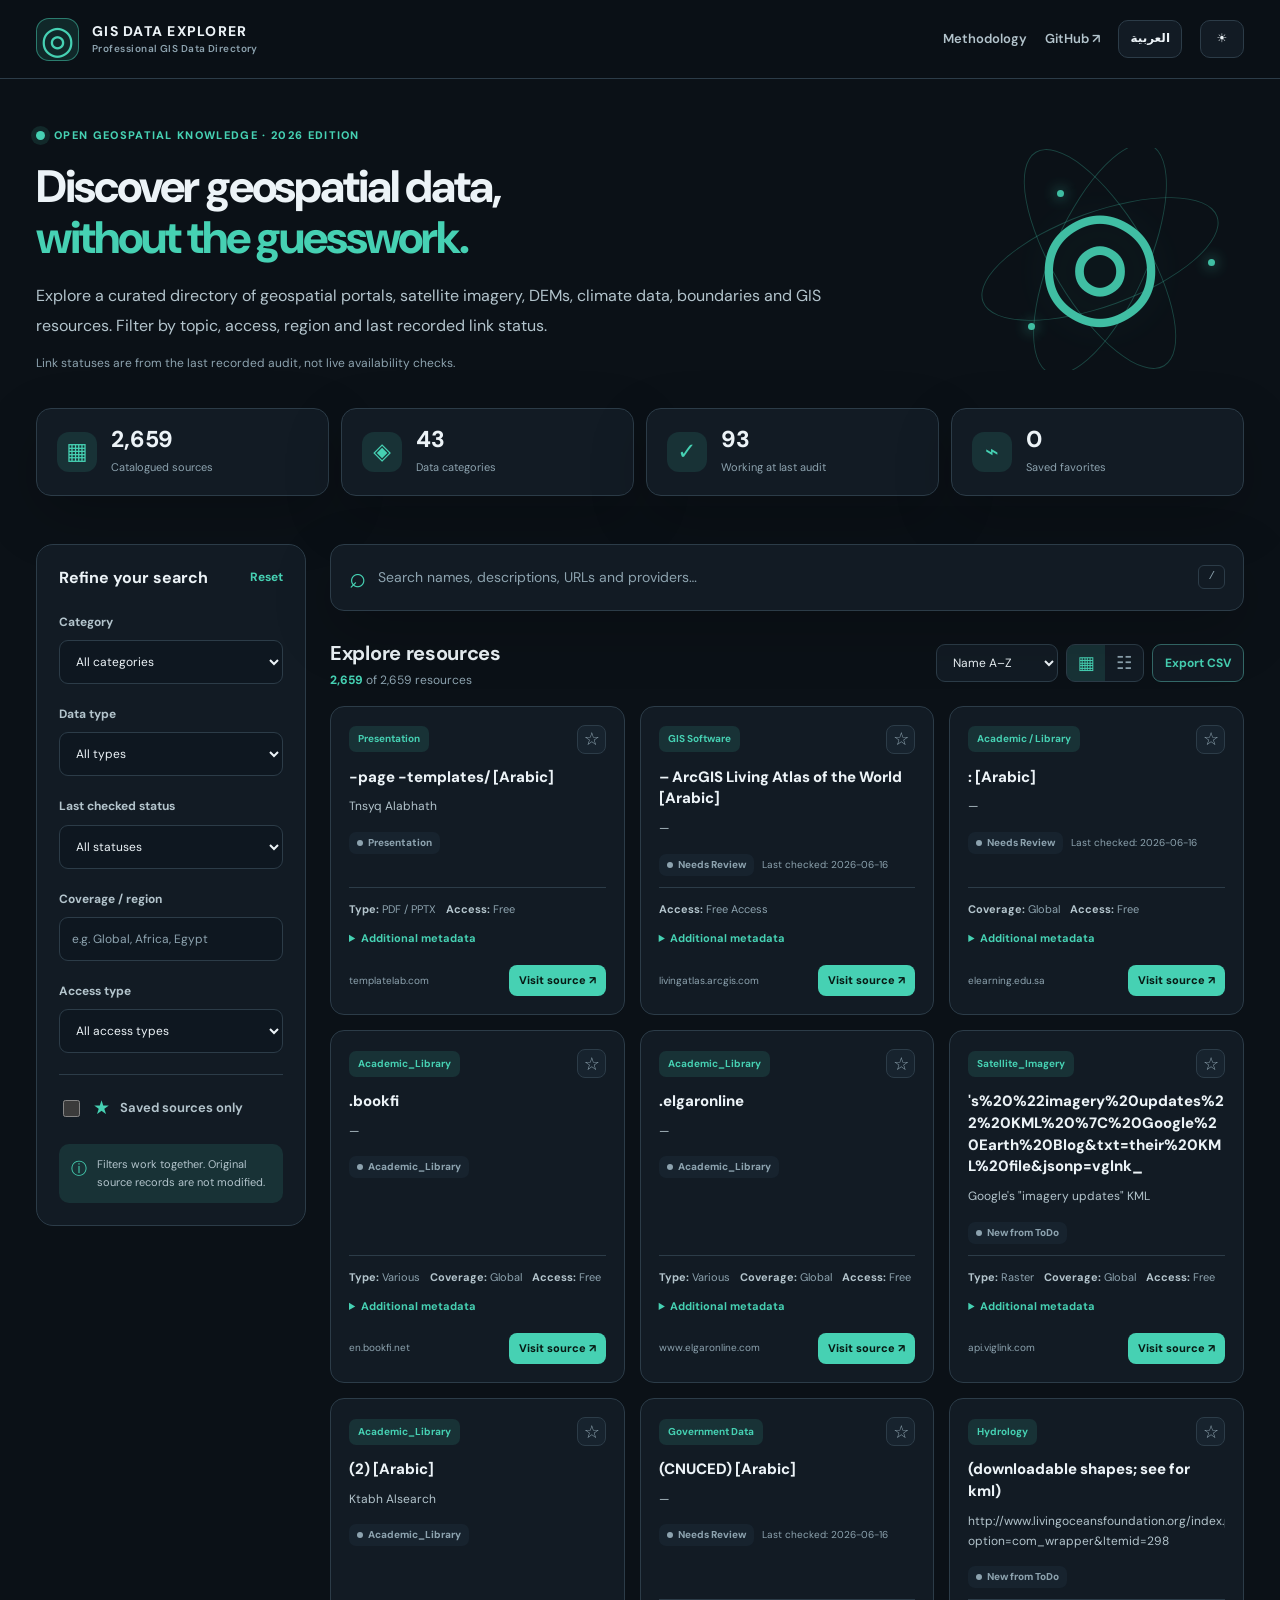
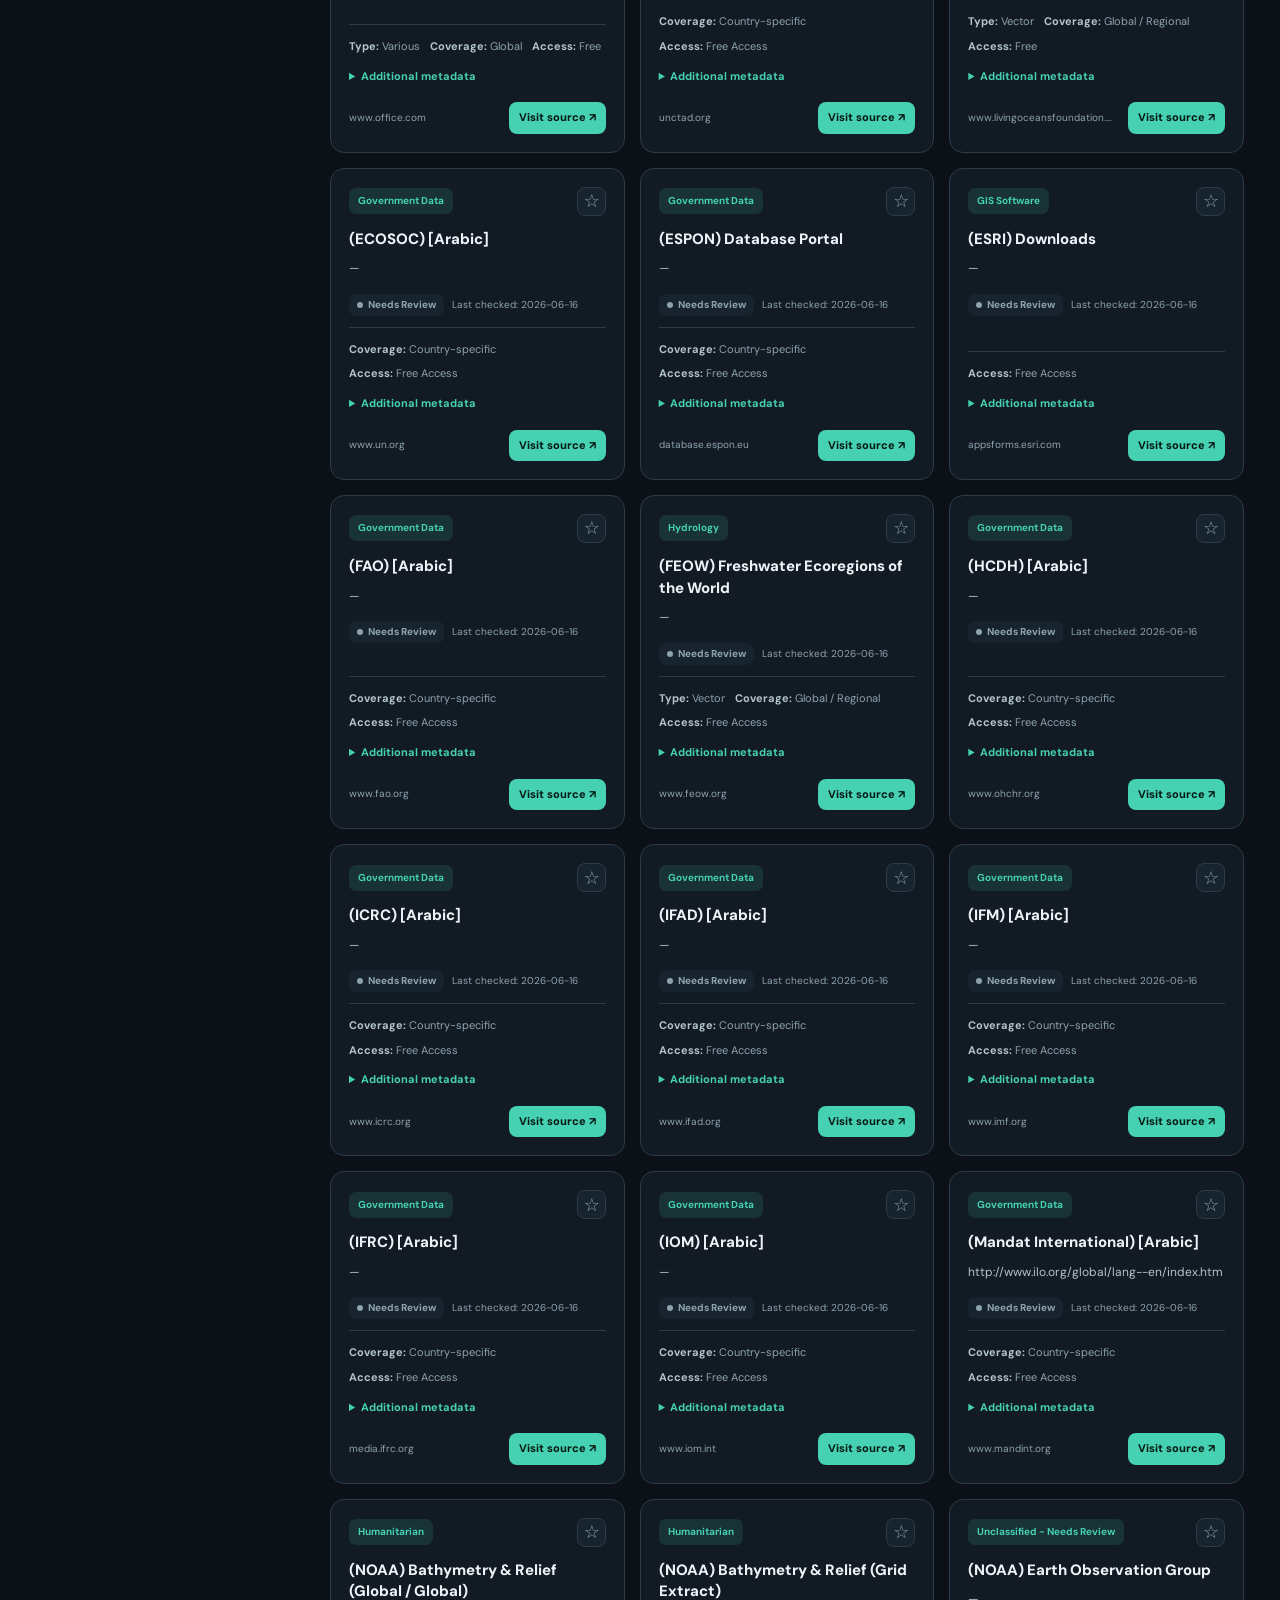
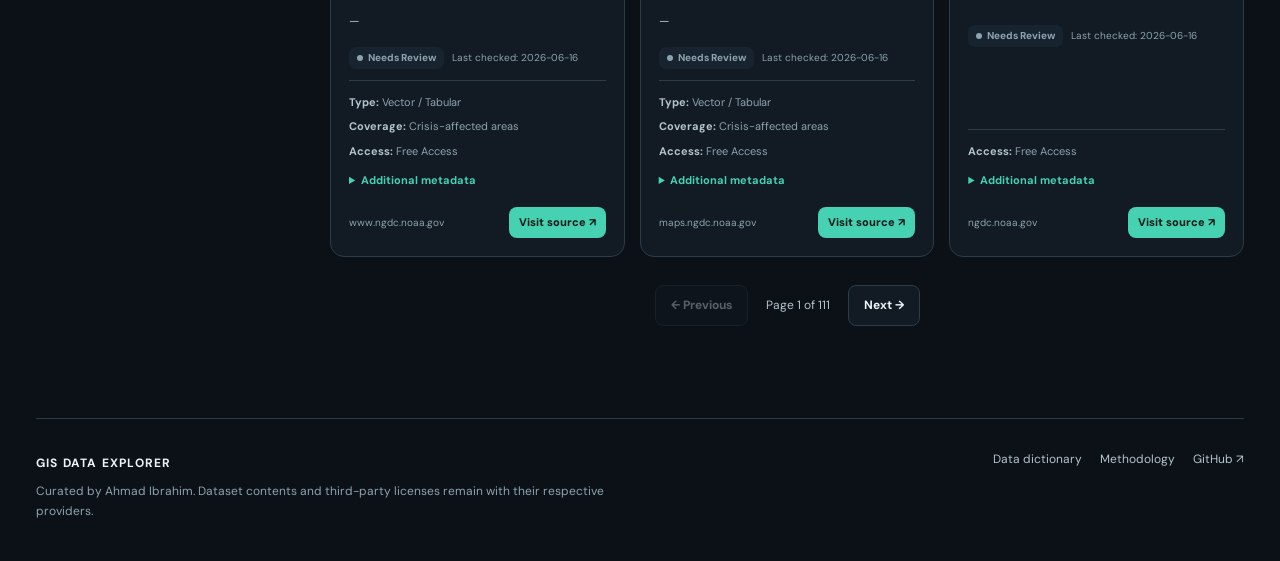
<file: docs/index.html>
<!DOCTYPE html>
<html lang="en" data-theme="dark">
<head>
  <meta charset="UTF-8">
  <meta name="viewport" content="width=device-width, initial-scale=1.0">
  <meta name="theme-color" content="#101820">
  <meta name="description" content="Discover open GIS data, satellite imagery, elevation models, geospatial portals and mapping resources in an accessible bilingual catalog.">
  <title>GIS Data Explorer | Professional Geospatial Data Directory</title>
  <link rel="stylesheet" href="assets/catalog.css">
  <script defer src="assets/catalog.js"></script>
</head>
<body>
  <a class="skip-link" href="#results-heading" data-i18n="skip">Skip to results</a>
  <header class="topbar">
    <div class="topbar-inner">
      <a class="brand" href="#top" aria-label="GIS Data Explorer home">
        <span class="brand-icon" aria-hidden="true">◎</span>
        <span><strong>GIS DATA EXPLORER</strong><small data-i18n="brandTag">Professional GIS Data Directory</small></span>
      </a>
      <nav class="top-actions" aria-label="Primary navigation">
        <a class="header-link" href="methodology.md" target="_blank" rel="noopener" data-i18n="methodology">Methodology</a>
        <a class="header-link" href="https://github.com/ahmadibrahim4geo/gis-data-repositories-professional-2026" target="_blank" rel="noopener noreferrer">GitHub ↗</a>
        <button type="button" id="lang-toggle" class="utility-btn" aria-label="Switch language" title="Switch language">العربية</button>
        <button type="button" id="theme-toggle" class="utility-btn theme-btn" aria-label="Toggle light or dark theme" title="Toggle theme">☀</button>
      </nav>
    </div>
  </header>

  <main id="top">
    <section class="intro wrap" aria-labelledby="page-title">
      <div class="eyebrow"><span class="signal" aria-hidden="true"></span> <span data-i18n="eyebrow">OPEN GEOSPATIAL KNOWLEDGE · 2026 EDITION</span></div>
      <div class="intro-main">
        <div>
          <h1 id="page-title"><span data-i18n="heroTitle">Discover geospatial data,</span><br><em data-i18n="heroHighlight">without the guesswork.</em></h1>
          <p class="subtitle" data-i18n="heroDesc">Explore a curated directory of geospatial portals, satellite imagery, DEMs, climate data, boundaries and GIS resources. Filter by topic, access, region and last recorded link status.</p>
          <p class="audit-note" data-i18n="auditNote">Link statuses are from the last recorded audit, not live availability checks.</p>
        </div>
        <div class="hero-visual" aria-hidden="true">
          <div class="hero-orbit orbit-one"></div><div class="hero-orbit orbit-two"></div><div class="hero-orbit orbit-three"></div>
          <div class="hero-globe">◎</div>
          <span class="orbit-pin pin-one"></span><span class="orbit-pin pin-two"></span><span class="orbit-pin pin-three"></span>
        </div>
      </div>
      <div class="metric-strip" aria-label="Catalog summary">
        <div class="metric"><span class="metric-icon">▦</span><div><strong id="metric-total">—</strong><small data-i18n="metricSources">Catalogued sources</small></div></div>
        <div class="metric"><span class="metric-icon">◈</span><div><strong id="metric-categories">—</strong><small data-i18n="metricCategories">Data categories</small></div></div>
        <div class="metric"><span class="metric-icon">✓</span><div><strong id="metric-working">—</strong><small data-i18n="metricWorking">Working at last audit</small></div></div>
        <div class="metric"><span class="metric-icon">⌁</span><div><strong id="metric-saved">0</strong><small data-i18n="metricSaved">Saved favorites</small></div></div>
      </div>
    </section>

    <section class="workspace wrap" aria-label="Data discovery workspace">
      <aside class="filters-panel" id="filters-panel" aria-labelledby="filters-heading">
        <div class="panel-title"><h2 id="filters-heading" data-i18n="filterTitle">Refine your search</h2><button class="text-btn" type="button" id="reset-side" data-i18n="reset">Reset</button></div>
        <div class="field"><label for="filter-category" data-i18n="category">Category</label><select id="filter-category"><option value="" data-i18n="allCategories">All categories</option></select></div>
        <div class="field"><label for="filter-type" data-i18n="dataType">Data type</label><select id="filter-type"><option value="" data-i18n="allTypes">All types</option></select></div>
        <div class="field"><label for="filter-status" data-i18n="linkStatus">Last checked status</label><select id="filter-status"><option value="" data-i18n="allStatuses">All statuses</option></select></div>
        <div class="field"><label for="filter-coverage" data-i18n="coverage">Coverage / region</label><input type="search" id="filter-coverage" data-placeholder="coveragePlaceholder" placeholder="e.g. Global, Africa, Egypt"></div>
        <div class="field"><label for="filter-access" data-i18n="access">Access type</label><select id="filter-access"><option value="" data-i18n="allAccess">All access types</option></select></div>
        <label class="checkbox-line"><input type="checkbox" id="favorites-only"><span aria-hidden="true">★</span><span data-i18n="favoritesOnly">Saved sources only</span></label>
        <div class="filter-hint"><span>ⓘ</span><p data-i18n="filtersHelp">Filters work together. Original source records are not modified.</p></div>
      </aside>

      <div class="results-panel">
        <div class="search-block">
          <label class="sr-only" for="search" data-i18n="searchLabel">Search all sources</label>
          <span class="search-icon" aria-hidden="true">⌕</span>
          <input id="search" type="search" autocomplete="off" data-placeholder="searchPlaceholder" placeholder="Search names, descriptions, URLs and providers…">
          <kbd>/</kbd>
          <button type="button" id="mobile-filters" class="mobile-filter-btn" aria-controls="filters-panel" aria-expanded="false" data-i18n="filters">Filters</button>
        </div>
        <div class="results-toolbar">
          <div><h2 id="results-heading" data-i18n="resultsTitle">Explore resources</h2><p class="results-subtitle"><span id="result-count" aria-live="polite">—</span> <span data-i18n="resultsOf">of</span> <span id="result-total">—</span> <span data-i18n="resources">resources</span></p></div>
          <div class="toolbar-controls">
            <label class="sr-only" for="sort" data-i18n="sortLabel">Sort results</label>
            <select id="sort" class="sort-select">
              <option value="name" data-i18n="sortName">Name A–Z</option>
              <option value="nameDesc" data-i18n="sortNameDesc">Name Z–A</option>
              <option value="status" data-i18n="sortStatus">Working first</option>
              <option value="quality" data-i18n="sortQuality">Quality score</option>
            </select>
            <div class="view-toggle" role="group" aria-label="Results layout">
              <button id="grid-view" type="button" aria-label="Grid layout" aria-pressed="true" title="Grid layout">▦</button>
              <button id="list-view" type="button" aria-label="List layout" aria-pressed="false" title="List layout">☷</button>
            </div>
            <button id="export-csv" class="export-btn" type="button" data-i18n="export">Export CSV</button>
          </div>
        </div>
        <div class="active-filters" id="active-filters" aria-live="polite"></div>
        <div id="notice" class="notice" role="status" hidden></div>
        <div id="results" class="results-grid" aria-live="polite" aria-busy="true">
          <div class="loading-state"><span class="spinner"></span><span data-i18n="loading">Loading the catalog…</span></div>
        </div>
        <div class="pager" id="pager" hidden>
          <button id="prev-page" type="button" data-i18n="previous">← Previous</button>
          <span id="page-indicator" aria-live="polite"></span>
          <button id="next-page" type="button" data-i18n="next">Next →</button>
        </div>
      </div>
    </section>
  </main>

  <footer class="footer wrap">
    <div><strong>GIS DATA EXPLORER</strong><p data-i18n="footerText">Curated by Ahmad Ibrahim. Dataset contents and third-party licenses remain with their respective providers.</p></div>
    <div class="footer-links"><a href="data_dictionary.md" target="_blank" rel="noopener" data-i18n="dataDictionary">Data dictionary</a><a href="methodology.md" target="_blank" rel="noopener" data-i18n="methodology">Methodology</a><a href="https://github.com/ahmadibrahim4geo/gis-data-repositories-professional-2026" target="_blank" rel="noopener noreferrer">GitHub ↗</a></div>
  </footer>
  <script>window.CATALOG_CONFIG = { dataUrl: 'data/master_index.json' };</script>
</body>
</html>
</file>
<file: docs/assets/catalog.css>
@import url('https://fonts.googleapis.com/css2?family=DM+Sans:wght@400;500;600;700;800&family=IBM+Plex+Sans+Arabic:wght@400;500;600;700&display=swap');
:root{color-scheme:dark;--bg:#0b1117;--panel:#121b24;--panel2:#17232e;--panel3:#1b2934;--text:#ecf3f7;--sub:#b3c4cc;--muted:#8da3af;--border:#2c3c48;--accent:#46d1b3;--accent2:#8ce5d0;--accentbg:rgba(70,209,179,.12);--shadow:0 20px 60px rgba(0,0,0,.2);--input:#0e1720;--chip:#22323e}
html[data-theme="light"]{color-scheme:light;--bg:#f5f8f8;--panel:#fff;--panel2:#f2f6f7;--panel3:#ecf2f3;--text:#14232b;--sub:#405863;--muted:#596e77;--border:#d9e4e6;--accent:#007b65;--accent2:#00624f;--accentbg:rgba(0,123,101,.1);--shadow:0 16px 44px rgba(9,40,48,.08);--input:#fff;--chip:#e8eff0}
*{box-sizing:border-box}html{scroll-behavior:smooth}body{margin:0;background:var(--bg);color:var(--text);font:15px/1.6 'DM Sans',system-ui,sans-serif;-webkit-font-smoothing:antialiased}html[dir="rtl"] body{font-family:'IBM Plex Sans Arabic',Tahoma,system-ui,sans-serif}button,input,select{font:inherit}button{cursor:pointer}a{color:inherit;text-decoration:none}a:focus-visible,button:focus-visible,input:focus-visible,select:focus-visible{outline:3px solid var(--accent);outline-offset:3px}.wrap{max-width:1432px;width:calc(100% - 72px);margin-inline:auto}.sr-only{position:absolute;width:1px;height:1px;overflow:hidden;clip:rect(0,0,0,0);white-space:nowrap}.skip-link{position:absolute;top:-100px;left:16px;padding:12px;background:var(--accent);color:var(--bg);z-index:50}.skip-link:focus{top:10px}
.topbar{position:sticky;top:0;z-index:20;background:color-mix(in srgb,var(--bg) 93%,transparent);border-bottom:1px solid var(--border);backdrop-filter:blur(15px)}.topbar-inner{max-width:1432px;width:calc(100% - 72px);height:78px;margin:auto;display:flex;align-items:center;justify-content:space-between;gap:24px}.brand{display:flex;gap:13px;align-items:center;flex-shrink:0}.brand-icon{width:43px;height:43px;display:grid;place-items:center;border:1px solid color-mix(in srgb,var(--accent) 50%,transparent);background:var(--accentbg);color:var(--accent);font-size:39px;line-height:1;border-radius:13px}.brand strong,.brand small{display:block;line-height:1.4}.brand strong{font-size:14px;font-weight:800;letter-spacing:.09em}.brand small{font-size:10px;letter-spacing:.045em;color:var(--muted);font-weight:600}.top-actions{display:flex;gap:18px;align-items:center}.header-link{font-size:13px;color:var(--sub);font-weight:600}.header-link:hover{color:var(--accent)}.utility-btn{min-width:44px;min-height:38px;border:1px solid var(--border);border-radius:10px;padding:6px 11px;background:var(--panel);color:var(--text);font-size:12px;font-weight:700}.utility-btn:hover{border-color:var(--accent)}
.intro{padding-top:48px;padding-bottom:36px}.eyebrow{font-size:11px;font-weight:800;color:var(--accent);letter-spacing:.12em;display:flex;align-items:center;gap:9px}.signal{display:inline-block;width:9px;height:9px;border-radius:50%;background:var(--accent);box-shadow:0 0 0 5px var(--accentbg)}.intro-main{display:grid;grid-template-columns:minmax(0,1.7fr) minmax(200px,.55fr);align-items:center;gap:30px}.intro h1{margin:16px 0 18px;font-size:clamp(34px,3.55vw,60px);letter-spacing:-.045em;line-height:1.13;font-weight:800}.intro h1 em{font-style:normal;color:var(--accent)}.subtitle{max-width:790px;margin:0;color:var(--sub);font-size:16px;line-height:1.85}.audit-note{color:var(--muted);font-size:12px;margin:14px 0 0}.hero-visual{position:relative;min-height:222px;overflow:hidden;display:grid;place-items:center;opacity:.9}.hero-globe{z-index:2;display:grid;place-items:center;font-size:145px;color:var(--accent);font-weight:300;text-shadow:0 0 48px var(--accentbg);line-height:1}.hero-orbit{position:absolute;left:50%;top:50%;transform:translate(-50%,-50%) rotate(-20deg);border:1px solid color-mix(in srgb,var(--accent) 30%,transparent);border-radius:50%;width:250px;height:95px}.orbit-two{transform:translate(-50%,-50%) rotate(59deg)}.orbit-three{transform:translate(-50%,-50%) rotate(114deg)}.orbit-pin{position:absolute;width:7px;height:7px;background:var(--accent);border-radius:50%;box-shadow:0 0 14px var(--accent)}.pin-one{top:42px;left:35%}.pin-two{right:10%;top:50%}.pin-three{bottom:40px;left:25%}
.metric-strip{display:grid;grid-template-columns:repeat(4,minmax(0,1fr));gap:12px;margin-top:34px}.metric{display:flex;align-items:center;gap:14px;padding:18px 20px;background:var(--panel);border:1px solid var(--border);border-radius:15px;box-shadow:var(--shadow)}.metric-icon{display:grid;place-items:center;width:40px;height:40px;border-radius:12px;color:var(--accent);background:var(--accentbg);font-size:23px;flex-shrink:0}.metric strong,.metric small{display:block}.metric strong{font-weight:800;font-size:23px;line-height:1.1}.metric small{color:var(--muted);font-size:11px;margin-top:7px}
.workspace{display:grid;grid-template-columns:270px minmax(0,1fr);align-items:start;gap:24px;padding:12px 0 84px}.filters-panel{position:sticky;top:104px;padding:22px;border:1px solid var(--border);background:var(--panel);border-radius:17px}.panel-title{display:flex;align-items:center;justify-content:space-between;gap:12px;margin-bottom:24px}.panel-title h2{font-size:16px;line-height:1.4;margin:0}.text-btn{background:transparent;border:0;color:var(--accent);padding:0;font-weight:700;font-size:12px}.field{margin:0 0 21px}.field label{display:block;font-size:12px;color:var(--sub);font-weight:700;margin-bottom:8px}.field select,.field input{width:100%;height:44px;min-width:0;border-radius:9px;border:1px solid var(--border);background:var(--input);color:var(--text);padding:8px 12px;font-size:12px;outline:none}.field select:focus,.field input:focus{border-color:var(--accent)}.field input::placeholder{color:var(--muted)}.checkbox-line{display:flex;align-items:center;gap:10px;border-top:1px solid var(--border);padding-top:18px;color:var(--sub);font-weight:650;font-size:13px;cursor:pointer}.checkbox-line input{accent-color:var(--accent);width:17px;height:17px}.checkbox-line span:nth-child(2){font-size:19px;color:var(--accent)}.filter-hint{display:flex;gap:10px;margin-top:21px;padding:12px;border-radius:10px;background:var(--accentbg);color:var(--sub);font-size:11px}.filter-hint>span{color:var(--accent);font-size:16px}.filter-hint p{margin:0}
.results-panel{min-width:0}.search-block{position:relative;display:flex;align-items:center;gap:10px;border:1px solid var(--border);border-radius:14px;background:var(--panel);height:67px;padding:0 18px;box-shadow:var(--shadow)}.search-block:focus-within{border-color:var(--accent)}.search-icon{font-size:29px;color:var(--accent);font-weight:300}.search-block input{min-width:0;width:100%;border:0;background:transparent;color:var(--text);outline:none;font-size:14px}.search-block input::placeholder{color:var(--muted)}.search-block kbd{border:1px solid var(--border);color:var(--muted);font-size:11px;padding:2px 9px;border-radius:6px}.mobile-filter-btn{display:none;padding:8px 12px;border:1px solid var(--border);border-radius:8px;color:var(--text);background:var(--panel2)}
.results-toolbar{display:flex;justify-content:space-between;align-items:center;gap:18px;margin:26px 0 16px}.results-toolbar h2{font-size:20px;margin:0 0 2px;letter-spacing:-.015em}.results-subtitle{margin:0;color:var(--muted);font-size:12px}.results-subtitle #result-count{color:var(--accent);font-weight:800}.toolbar-controls{display:flex;align-items:center;gap:8px}.sort-select,.export-btn{height:38px;border:1px solid var(--border);background:var(--panel);color:var(--text);font-size:12px;border-radius:9px;padding:0 12px}.export-btn{font-weight:700;color:var(--accent);border-color:color-mix(in srgb,var(--accent) 30%,var(--border))}.export-btn:hover{background:var(--accentbg)}.view-toggle{display:flex;border:1px solid var(--border);border-radius:9px;overflow:hidden;background:var(--panel)}.view-toggle button{width:38px;height:36px;color:var(--muted);border:0;background:transparent;font-size:18px}.view-toggle button[aria-pressed="true"]{color:var(--accent);background:var(--accentbg)}.active-filters{display:flex;flex-wrap:wrap;gap:8px;margin-bottom:12px}.active-filters:empty{display:none}.active-filters button{border:1px solid var(--border);color:var(--sub);background:var(--panel2);padding:5px 10px;border-radius:8px;font-size:12px}.active-filters button:hover{border-color:var(--accent)}.notice{padding:16px 18px;border:1px solid var(--border);border-radius:12px;background:var(--panel);color:var(--sub);margin:10px 0 18px}.notice[hidden]{display:none}
.results-grid{display:grid;grid-template-columns:repeat(3,minmax(0,1fr));gap:15px}.source-card{position:relative;min-width:0;display:flex;flex-direction:column;background:var(--panel);border:1px solid var(--border);border-radius:14px;padding:18px;transition:transform .18s ease,border-color .18s ease,box-shadow .18s ease}.source-card:hover{transform:translateY(-3px);border-color:color-mix(in srgb,var(--accent) 52%,var(--border));box-shadow:var(--shadow)}.card-top{display:flex;align-items:center;justify-content:space-between;gap:7px;margin-bottom:13px}.category-chip{display:inline-flex;min-width:0;max-width:calc(100% - 35px);font-size:10px;font-weight:700;line-height:1.4;padding:6px 9px;border-radius:7px;background:var(--accentbg);color:var(--accent);overflow-wrap:anywhere}.save-btn{border:1px solid var(--border);background:var(--panel2);color:var(--muted);height:29px;width:29px;flex-shrink:0;border-radius:8px;font-size:18px;line-height:1}.save-btn[aria-pressed="true"]{color:#e6ae43;border-color:#e6ae43}.source-name{font-size:15px;font-weight:800;line-height:1.45;margin:0 0 8px;overflow-wrap:anywhere}.source-description{font-size:12px;line-height:1.7;color:var(--sub);margin:0 0 15px;display:-webkit-box;-webkit-line-clamp:3;-webkit-box-orient:vertical;overflow:hidden}.card-info{display:flex;flex-wrap:wrap;gap:7px 10px;margin-top:auto;padding-top:13px;border-top:1px solid var(--border)}.info-pair{font-size:11px;color:var(--muted);overflow-wrap:anywhere}.info-pair b{color:var(--sub);font-weight:700}.link-status{display:inline-flex;align-items:center;gap:5px;padding:4px 8px;border-radius:7px;font-size:10px;font-weight:800;background:var(--chip);color:var(--sub)}.link-status::before{content:"";height:6px;width:6px;border-radius:50%;background:currentColor}.link-status.working{color:#39c49b;background:rgba(34,197,138,.11)}.link-status.redirected{color:#eba94d;background:rgba(234,166,63,.1)}.link-status.issue{color:#eb8585;background:rgba(235,108,108,.1)}.link-status.unknown{color:var(--muted);background:var(--panel2)}html[data-theme="light"] .link-status.working{color:#006b4e}html[data-theme="light"] .link-status.issue{color:#b12d2d}.source-footer{display:flex;justify-content:space-between;align-items:center;gap:10px;margin-top:17px}.source-domain{color:var(--muted);font-size:10px;min-width:0;overflow:hidden;text-overflow:ellipsis;white-space:nowrap}.open-source{display:inline-flex;align-items:center;gap:5px;background:var(--accent);color:#071913;font-weight:800;border-radius:8px;padding:8px 10px;font-size:11px;white-space:nowrap}.open-source:hover{filter:brightness(1.12)}.open-source[aria-disabled="true"]{background:var(--panel2);color:var(--muted);pointer-events:none}.source-card .source-status-row{margin-bottom:11px;display:flex;gap:8px;align-items:center;flex-wrap:wrap}.last-check{font-size:10px;color:var(--muted)}
.results-grid.list-view{grid-template-columns:1fr}.results-grid.list-view .source-card{display:grid;grid-template-columns:minmax(175px,1fr) minmax(0,2fr) auto;column-gap:20px;align-items:center;padding:15px 20px}.results-grid.list-view .card-top{grid-column:1;grid-row:1}.results-grid.list-view .source-name{grid-column:1;grid-row:2}.results-grid.list-view .source-description{grid-column:2;grid-row:2;margin:0;max-width:100%}.results-grid.list-view .source-status-row{grid-column:2;grid-row:1;margin:0}.results-grid.list-view .card-info{grid-column:2;grid-row:3;margin:0}.results-grid.list-view .source-footer{grid-column:3;grid-row:1/span 3;display:flex;flex-direction:column;align-items:flex-end;margin:0}.pager{display:flex;align-items:center;justify-content:center;gap:18px;padding:28px 0 8px}.pager[hidden]{display:none}.pager button{background:var(--panel);border:1px solid var(--border);border-radius:8px;color:var(--text);font-weight:700;font-size:12px;padding:10px 15px}.pager button:disabled{opacity:.35;cursor:default}.pager span{font-size:12px;color:var(--sub)}.loading-state,.empty-state{grid-column:1/-1;display:flex;align-items:center;justify-content:center;flex-direction:column;min-height:270px;text-align:center;gap:10px;color:var(--sub);border:1px dashed var(--border);border-radius:14px}.spinner{height:27px;width:27px;border:3px solid var(--border);border-top-color:var(--accent);border-radius:50%;animation:spin .8s linear infinite}@keyframes spin{to{transform:rotate(360deg)}}
.footer{display:flex;justify-content:space-between;gap:36px;align-items:start;border-top:1px solid var(--border);padding-top:31px;padding-bottom:40px}.footer strong{font-size:12px;letter-spacing:.1em}.footer p{max-width:620px;color:var(--muted);font-size:12px;margin:8px 0 0}.footer-links{display:flex;align-items:center;gap:18px;flex-wrap:wrap}.footer-links a{color:var(--sub);font-size:12px}.footer-links a:hover{color:var(--accent)}
@media(max-width:1220px){.results-grid{grid-template-columns:repeat(2,minmax(0,1fr))}.hero-visual{min-height:175px}.hero-globe{font-size:115px}}@media(max-width:960px){.workspace{grid-template-columns:1fr}.filters-panel{position:static;display:none}.filters-panel.is-open{display:block}.mobile-filter-btn{display:block}.hero-visual{display:none}.intro-main{grid-template-columns:1fr}.metric-strip{grid-template-columns:repeat(2,minmax(0,1fr))}.search-block kbd{display:none}.results-grid.list-view .source-card{grid-template-columns:1fr}.results-grid.list-view .source-card>*{grid-column:1!important;grid-row:auto!important}.results-grid.list-view .source-footer{flex-direction:row;align-items:center;margin-top:15px}}@media(max-width:680px){.wrap,.topbar-inner{width:calc(100% - 32px)}.topbar-inner{height:69px}.brand strong{font-size:11px}.brand small{font-size:9px}.brand-icon{width:35px;height:35px;font-size:30px}.top-actions{gap:6px}.header-link{display:none}.utility-btn{font-size:11px;min-width:37px;padding:6px}.intro{padding-top:36px}.intro h1{font-size:34px}.subtitle{font-size:14px}.metric-strip{gap:8px;margin-top:24px}.metric{padding:14px 12px;gap:10px}.metric-icon{height:32px;width:32px;font-size:18px}.metric strong{font-size:18px}.metric small{font-size:10px}.workspace{gap:16px}.results-toolbar{flex-direction:column;align-items:stretch;margin-top:23px}.toolbar-controls{flex-wrap:wrap}.results-grid{grid-template-columns:1fr}.source-card{padding:16px}.search-block{height:58px;padding:0 12px}.search-block input{font-size:12px}.footer{flex-direction:column;gap:20px}.footer-links{gap:14px}}
@media(prefers-reduced-motion:reduce){*{scroll-behavior:auto!important;animation:none!important;transition:none!important}}


.card-details{margin-top:12px;color:var(--sub);font-size:11px}.card-details summary{cursor:pointer;color:var(--accent);font-weight:700;list-style-position:inside}.card-details summary:hover{text-decoration:underline}.detail-list{display:grid;grid-template-columns:minmax(90px,.6fr) 1fr;gap:6px 12px;margin:10px 0 0;padding:10px;border-radius:8px;background:var(--panel2)}.detail-list dt{color:var(--muted);font-weight:600}.detail-list dd{margin:0;overflow-wrap:anywhere}.results-panel{scroll-margin-top:102px}.open-source,.category-chip,.link-status{line-height:1.4}
</file>
